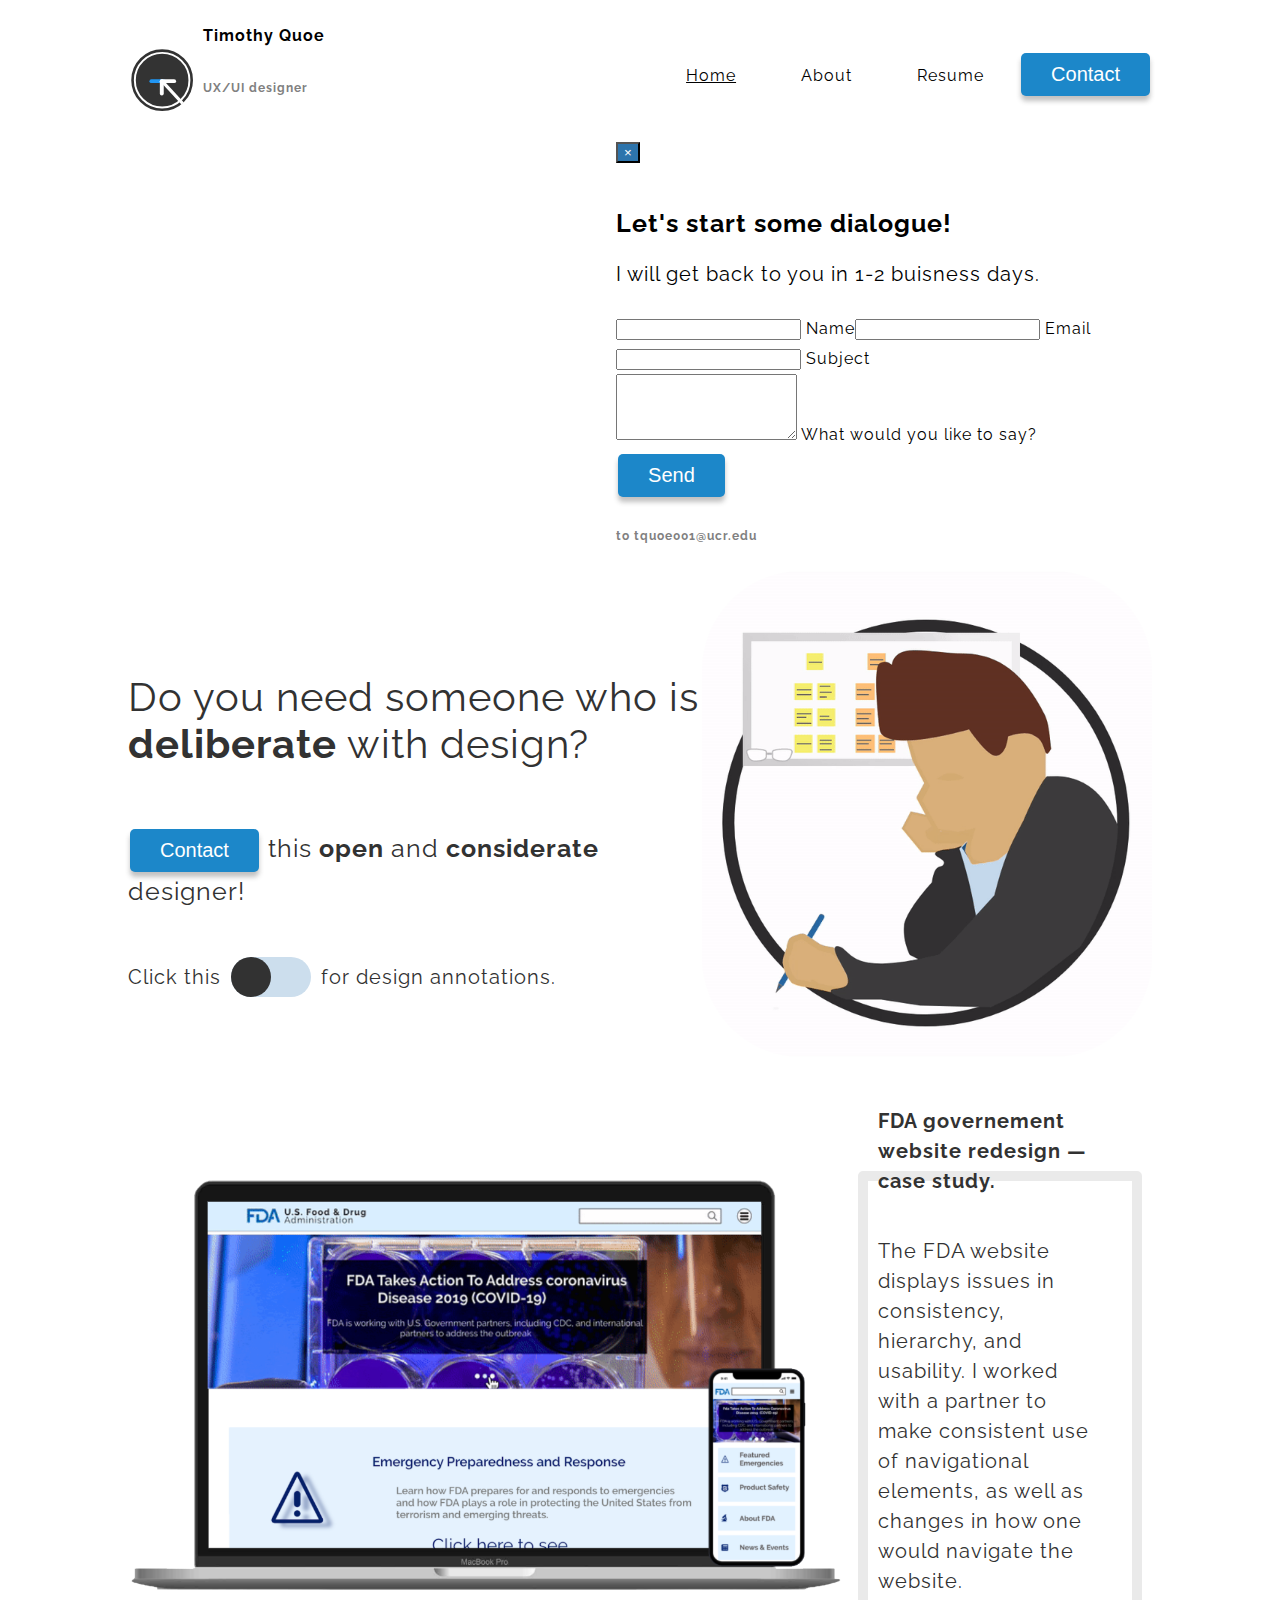
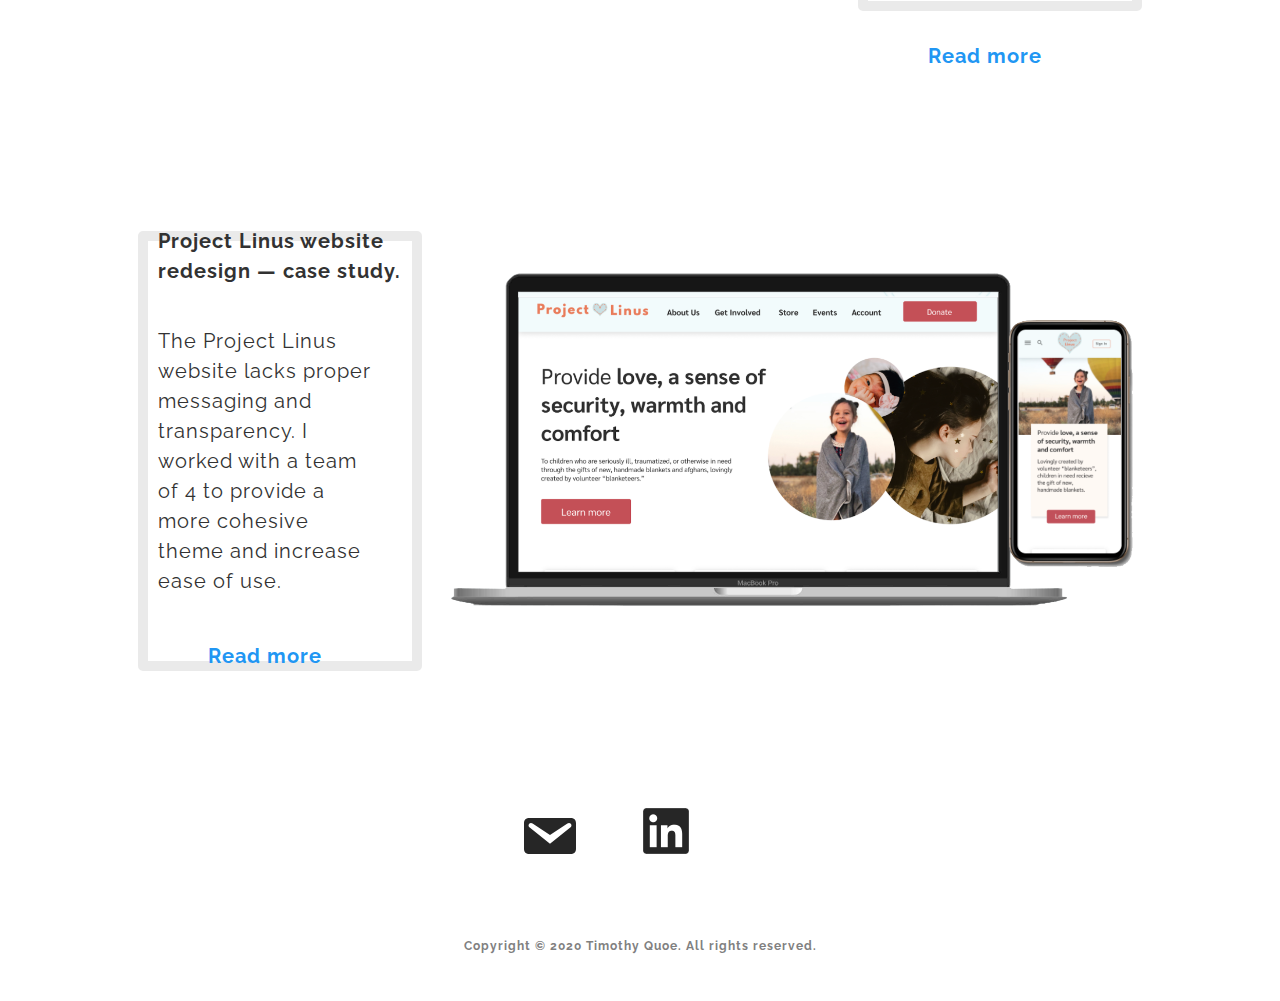
<file: index.html>
<!DOCTYPE HTML>
<html lang="en">

<head>

    <link rel="shortcut icon" href="images/logoV.4.svg" />
    <title>Timothy Quoe's portfolio page</title>

    <meta name="description" content="Portfolio page displaying Timothy Quoe's work">

    <link href="https://stackpath.bootstrapcdn.com/bootstrap/4.5.0/css/bootstrap.min.css" rel="stylesheet"
        integrity="sha384-9aIt2nRpC12Uk9gS9baDl411NQApFmC26EwAOH8WgZl5MYYxFfc+NcPb1dKGj7Sk" crossorigin="anonymous">

    <meta name="viewport" content="width=device-width, initial-scale=1" />

    <link href="https://fonts.googleapis.com/css2?family=Raleway&display=swap" rel="stylesheet">

    <link href="https://fonts.googleapis.com/css2?family=Raleway:wght@700&display=swap" rel="stylesheet">



    <link rel="stylesheet" type="text/css" href="css/style.css">

    <script src="https://ajax.googleapis.com/ajax/libs/jquery/3.5.1/jquery.min.js"></script>

        <!-- Hotjar Tracking Code for https://tquoe001.github.io/UX_UI_HW_20/ -->
<script>
    (function(h,o,t,j,a,r){
        h.hj=h.hj||function(){(h.hj.q=h.hj.q||[]).push(arguments)};
        h._hjSettings={hjid:1849734,hjsv:6};
        a=o.getElementsByTagName('head')[0];
        r=o.createElement('script');r.async=1;
        r.src=t+h._hjSettings.hjid+j+h._hjSettings.hjsv;
        a.appendChild(r);
    })(window,document,'https://static.hotjar.com/c/hotjar-','.js?sv=');
    
</script>

</head>

<body>

    <!---Use this to help create annotations: nest elements to target child3-->
    <!--
    <div class="test">
        Content_1
        <div class="test_child1">
            Content_2
            <div class="test_child2">
                Content_3
                <div class="test_child3">
                    Content_4
                </div>
            </div>
        </div>
    </div>
    -->
    <!---Use this to help create annotations-->




    <!--Navigation-->
    <header class="sticky">
        <nav class="layer_1">
            <div class="layer_2">
                <div class="layer_3">
                    <div class="layer_4_1">

                        <div id="logo_container">

                            <div>
                                <a href="index.html">
                                    <img src="images/logoV.3.svg" id="logo">
                                </a>
                            </div>

                            <div id="text_logo_container">
                                <h4 class="bold">Timothy Quoe</h4>
                                <h5 class="grey">UX/UI designer</h5>
                            </div>
                        </div>


                        <div class="layer_4_2 logo_annotation blink_me  off on">
                            The logo is placed in the top-left corner to create memorable branding, give easy access
                            to the homepage, and communicates the current website the user is on from a glance.

                            <br><br>
                            <a href="https://www.nngroup.com/articles/centered-logos/" class="citations">
                                World Leaders in Research-Based User Experience, K. W. (2016, July 10). Centered Logos
                                Hurt Website Navigation. Retrieved June 06, 2020, from
                                https://www.nngroup.com/articles/centered-logos/
                            </a>
                        </div>

                    </div>

                </div>

                <div class="layer_3">
                    <div class="layer_4_1">

                        <ul>
                            <li class="underline"><a href="index.html">Home</a></li>
                            <li><a href="about.html">About</a></li>
                            <li>Resume</li>
                            <button class="btn" type="button" data-toggle="modal" data-target="#myModal">Contact</button>

                        </ul>
                                    <!-- Modal -->
            <div class="modal fade" id="myModal" role="dialog">
                <div class="modal-dialog">
  
                  <!-- Modal content-->
                  <div class="modal-content modal-lg">
                    <div class="modal-header">

                        

                      <button type="button" class="close" data-dismiss="modal">&times;</button>
                      
                    </div>
                    <div class="modal-body">
                      <!--Section: Contact v.2-->


    <!--Section heading-->
    <h2 class="h1-responsive font-weight-bold">Let's start some dialogue!</h2>
    <!--Section description-->
    <p class="w-responsive mx-auto">I will get back to you in 1-2 buisness days.</p>

    <div class="row">

        <!--Grid column-->
        <div class="col-md-9 mb-md-0 mb-5">

            <form id="contact-form" name="contact-form" action="mail.php" method="POST">

                <!--Grid row-->
                <div class="row">

                    <!--Grid column-->
                    <div class="col-md-6">
                        <div class="md-form mb-0">
                            <input type="text" id="name" name="name" class="form-control" >
                            <label for="name" class="">Name</label>
                        </div>
                    </div>
                    <!--Grid column-->

                    <!--Grid column-->
                    <div class="col-md-6">
                        <div class="md-form mb-0">
                            <input type="text" id="email" name="email" class="form-control">
                            <label for="email" class="">Email</label>
                        </div>
                    </div>
                    <!--Grid column-->

                </div>
                <!--Grid row-->

                <!--Grid row-->
                <div class="row">
                    <div class="col-md-12">
                        <div class="md-form mb-0">
                            <input type="text" id="subject" name="subject" class="form-control">
                            <label for="subject" class="">Subject</label>
                        </div>
                    </div>
                </div>
                <!--Grid row-->

                <!--Grid row-->
                <div class="row">

                    <!--Grid column-->
                    <div class="col-md-12">

                        <div class="md-form">
                            <textarea type="text" id="message" name="message" rows="4" class="form-control md-textarea"></textarea>
                            <label for="message">What would you like to say?</label>
                        </div>

                    </div>
                </div>
                <!--Grid row-->

            </form>

            <div class="text-md-left">

                <button class="btn" type="button"><a onclick="validateForm();">Send</a></button>
                

                <h5 class="grey">to <span class="bold">tquoe001@ucr.edu</span></h5>
            </div>
            <div class="status"></div>
        </div>
        <!--Grid column-->

        <!--Grid column-->

    </div>


<!--Section: Contact v.2-->
                    </div>
                    
                  </div>
  
                </div>
              </div>

                        <div class="layer_4_2 nav_annotations blink_me off on">
                            A recognizable navigation pattern makes it easier for users to find what they need. It is
                            important to maintain the visibility of system status heuristic, thus the current page is
                            indicated by an underline.
                            <br><br>
                            <a href="https://uxmovement.com/navigation/5-common-design-mistakes-on-navigation-bar-buttons/"
                                class="citations"> UX Movement, A. (2018, March 26). 5 Common Design Mistakes on
                                Navigation Bar Buttons. Retrieved June 06, 2020, from
                                https://uxmovement.com/navigation/5-common-design-mistakes-on-navigation-bar-buttons/
                            </a>
                        </div>

                    </div>
                </div>
            </div>
        </nav>
    </header>

    <!--Main-->
    <!--Section 1-->
    <main>
        <section class="hero">


            <div class="hero_message_container">

                <div class="layer_3">

                    <div class="layer_4_1">
                        

                        <h1 id="hero_main_message">Do you need someone who is <span class="bold">deliberate</span> with
                            design?</h1>
    
    
                        <h2 id="hero_second_message"><button class="btn" type="button" data-toggle="modal" data-target="#myModal">Contact</button> this <span
                                class="bold">open</span> and <span class="bold">considerate</span> designer!</h2>


                        <div class="layer_4_2 title_annotations blink_me  off on">

                            Main-copy and sub-copy are seperated by  a clear hierarchy.<br></br> Use of different font weights aid in creating hierarchy, as well as highlight key words to make them easier to parse. 

                        </div>

                    </div>

                    


                </div>
                <!--toggle-->
                <div class="layer_3">
                    <div class="layer_4_1">
                        <div class="toggle_box">
                            
                            <div class="click_directions">
                                <p>Click this<p> <label class="switch round">
                                    <input type="checkbox" id="annotation_toggle" name="annotation_toggle"
                                        value="checked">
                                    <span class="slider"></span>
                                </label> <p>for design annotations.</p>
                            </div>
                        </div>

                        <div>
                            <p class="layer_4_2 bold">Hover above a grey bracket to see each design decision!
                            </p>
                        </div>


                        <div class="layer_4_2 blink_me toggle_annotations off on">

                            <div>
                                The annotation toggle is used here as the secondary call to action. As a designer, one
                                needs to
                                communicate design decisions. I wanted to emphasize that importance in my design
                                process and give a sneak peak under the hood of the website!
                                <br>
                                <br>
                                The toggle is used to switch between the two different states:
                                <br>
                                <br>
                                1.) The minimalistic default state.
                                <br>
                                <br>
                                2.) The information rich annotated state.</div>
                        </div>

                    </div>




                    <div class="mobile_only">
                        <p>**Want to see what it does? Vist on a desktop or tablet to see!</p>
                    </div>

                </div>

                <!--toggle-->
            </div>


            <div class="photo_thoughts layer_3">

                <div class="layer_4_1"></div>
                <img id="main_photo" src="images/home_pic.gif">

                <div class="layer_4_2">"I see you want to watch how I work"</div>
                

            </div>





        </section>
        <!--Section 2-->
        <section>

            <div class="layer_3">

                <div class="layer_4_1">
                    <div class="layer_4_2 blink_me fold_annotations on off">
                        Information is cut off at the fold to signal that there is more below the fold. This breaks the illusion of completeness and signifies scroll affordability.<br><br><a class="citations" href="https://www.nngroup.com/articles/illusion-of-completeness/#:~:text=Ensure%20Your%20Pages%20Communicate%20Continuation,vast%20white%20spaces%20between%20content.">Flaherty, K. (2016, January 17). The Illusion of Completeness: What It Is and How to Avoid It. Retrieved June 12, 2020, from https://www.nngroup.com/articles/illusion-of-completeness/</a>
                    </div>
                </div>
            </div>

            <div class="container">

                <div>
                    <a href="caseStudy_FDA.html"><img class="link img_display" src="images/FDA.png"></a>
                </div>
                



                <div class="summary border_summary">
                    <h3 class="bold">FDA governement website redesign — case study.
                    </h3>
                    <p>
                        The FDA website displays issues in consistency, hierarchy, and usability. I worked with a
                        partner to
                        make consistent use of navigational elements, as well as changes in how one would navigate the
                        website.
                    </p>
                    <p class="link">
                        <a href="caseStudy_FDA.html">Read more</a>
                    </p>

                </div>
            </div>


            <div class="container reverse">

                <div class="summary border_summary">
                    <h3 class="bold">Project Linus website redesign — case study.
                    </h3>
                    <p>
                        The Project Linus website lacks proper messaging and transparency. I worked with a team of 4 to
                        provide
                        a more cohesive theme and increase ease of use.
                    </p>
                    <p class="link">
                        <a href="caseStudy_Projectlinus.html">Read more</a>
                    </p>

                </div>

                <div class="layer_3">
                    <div class="layer_4_1">

                        <div class="layer_4_2 display_annotations blink_me off on">
                            A large image display of a high fidelity mock up is given as a preview of the project. It is placed alongside a summary of the project to give context. One needs to make content digestable. Consider and empathize with who will be using your website or products. I know I will.<br><br><a class="citations" href="https://www.invisionapp.com/inside-design/hiring-for-ux-positions/">Maccrarone, D., &amp; Doody, S. (2016, July 11). The UX of hiring for UX positions: Inside Design Blog. Retrieved June 12, 2020, from https://www.invisionapp.com/inside-design/hiring-for-ux-positions/</a>
                        </div>
                        <a href="caseStudy_Projectlinus.html"><img class="link img_display" src="images/project_linus.png"></a>
                    </div>

                </div>

            </div>

            </div>
        </section>


        <!--Footer-->
        <div class="layer_3">
            <div class="layer_4_1">

                <div class="layer_4_2 blink_me footer_annotation off on">
                    During testing a prototype of this portolio page, users expected to find contact links in
                    the footer. This design choice is common and can be seen on other websites. <br><br>
                    <a class="citations" href="https://www.nngroup.com/articles/footers/">World Leaders in
                        Research-Based User Experience, T. F. (2019, February 24). Web Page Footers 101: Design Patterns
                        and When to Use Each. Retrieved June 06, 2020, from
                        https://www.nngroup.com/articles/footers/</a>

                </div>

            </div>
        </div>

    </main>

    <footer>



        <div class="footer_container">
        <img class="icon link" src="images/icons/email.svg" data-toggle="modal" data-target="#myModal">
        <div>
            <a href="https://www.linkedin.com/in/timothy-quoe"><img class=" link linkedin"
                    src="images/icons/linkedin.png"></a>
        </div>
    </div>

        <div id="copyright_bottom"><h5>Copyright © 2020 Timothy Quoe. All rights reserved.</h5></div>


    </footer>
    
    

    <script src="https://code.jquery.com/jquery-3.3.1.slim.min.js"
        integrity="sha384-q8i/X+965DzO0rT7abK41JStQIAqVgRVzpbzo5smXKp4YfRvH+8abtTE1Pi6jizo"
        crossorigin="anonymous"></script>
    <script src="https://cdnjs.cloudflare.com/ajax/libs/popper.js/1.14.7/umd/popper.min.js"
        integrity="sha384-UO2eT0CpHqdSJQ6hJty5KVphtPhzWj9WO1clHTMGa3JDZwrnQq4sF86dIHNDz0W1"
        crossorigin="anonymous"></script>
    <script src="https://stackpath.bootstrapcdn.com/bootstrap/4.3.1/js/bootstrap.min.js"
        integrity="sha384-JjSmVgyd0p3pXB1rRibZUAYoIIy6OrQ6VrjIEaFf/nJGzIxFDsf4x0xIM+B07jRM"
        crossorigin="anonymous"></script>



    <script src="https://code.jquery.com/jquery-3.4.1.js"></script>
    <script src="js/index.js"></script>

    <!--Analytics-->
    <!-- Global site tag (gtag.js) - Google Analytics -->
<script async src="https://www.googletagmanager.com/gtag/js?id=UA-168994806-1"></script>
<script>
  window.dataLayer = window.dataLayer || [];
  function gtag(){dataLayer.push(arguments);}
  gtag('js', new Date());

  gtag('config', 'UA-168994806-1');
</script>


</body>




</html>
</file>
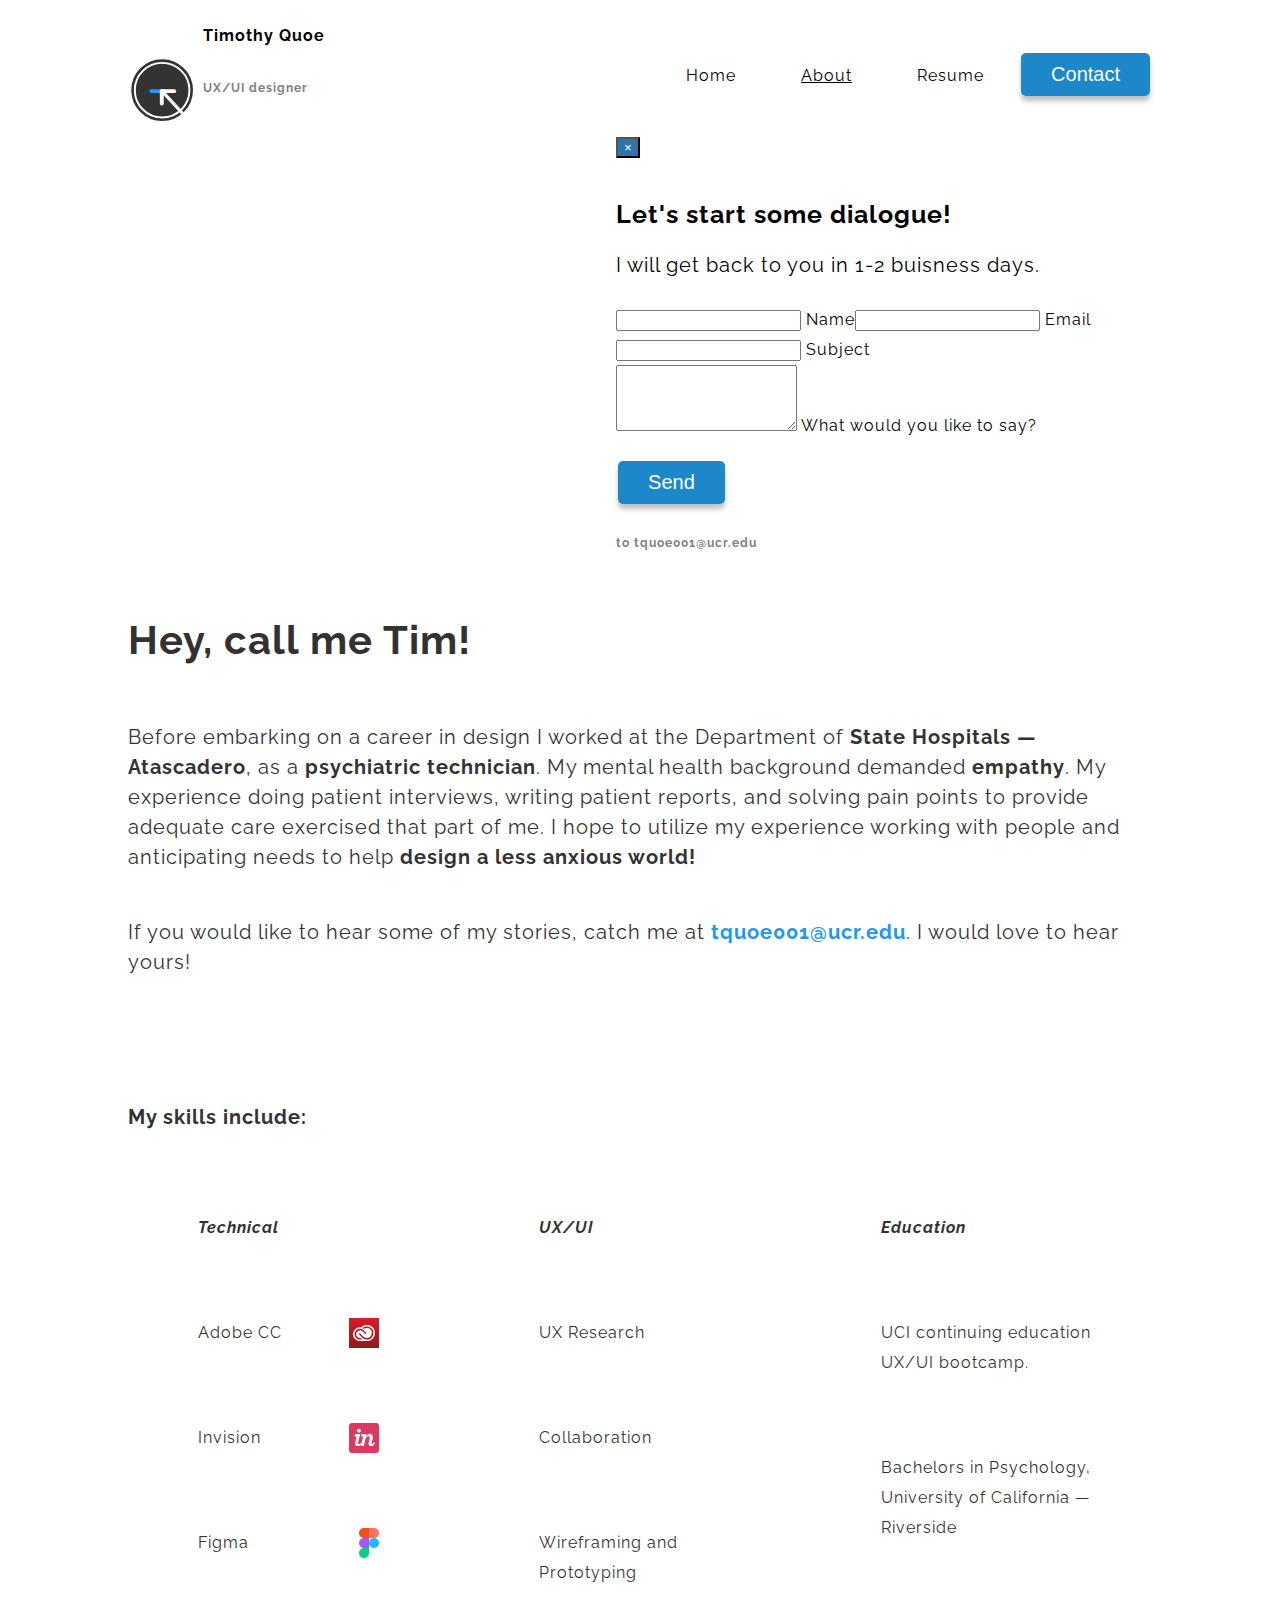
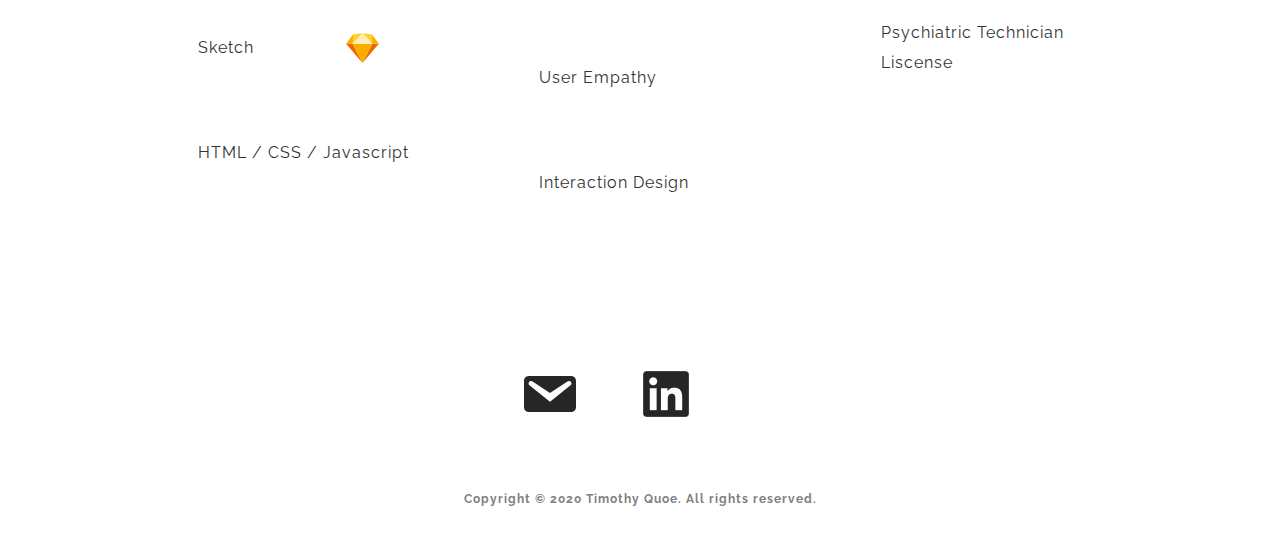
<file: about.html>
<script src="js/index.js"></script>

<html>

<head>
    <title>Timothy Quoe's portfolio page</title>

    <meta name="description" content="About Timothy Quoe's career and life pivots">

  <link rel="shortcut icon" href="images/logoV.4.svg" />

    <meta name="viewport" content="width=device-width, initial-scale=1" /> 

    <link href="https://stackpath.bootstrapcdn.com/bootstrap/4.5.0/css/bootstrap.min.css" rel="stylesheet" integrity="sha384-9aIt2nRpC12Uk9gS9baDl411NQApFmC26EwAOH8WgZl5MYYxFfc+NcPb1dKGj7Sk" crossorigin="anonymous">

    <link href="https://fonts.googleapis.com/css2?family=Raleway&display=swap" rel="stylesheet">

    <link href="https://fonts.googleapis.com/css2?family=Raleway:wght@700&display=swap" rel="stylesheet">



    <link rel="stylesheet" type="text/css" href="css/style.css">

        <!-- Hotjar Tracking Code for https://tquoe001.github.io/UX_UI_HW_20/ -->
<script>
    (function(h,o,t,j,a,r){
        h.hj=h.hj||function(){(h.hj.q=h.hj.q||[]).push(arguments)};
        h._hjSettings={hjid:1849734,hjsv:6};
        a=o.getElementsByTagName('head')[0];
        r=o.createElement('script');r.async=1;
        r.src=t+h._hjSettings.hjid+j+h._hjSettings.hjsv;
        a.appendChild(r);
    })(window,document,'https://static.hotjar.com/c/hotjar-','.js?sv=');
</script>

    
</head>

<body>
    <!--Header-->
    
  <!--Navigation-->
  <header class="sticky">
    <nav class="layer_1">
        <div class="layer_2">
            <div class="layer_3">
                <div class="layer_4_1">

                    <div id="logo_container">

                        <div>
                            <a href="index.html">
                                <img src="images/logoV.3.svg" id="logo">
                            </a>
                        </div>

                        <div id="text_logo_container">
                            <h4 class="bold">Timothy Quoe</h4>
                            <h5 class="grey">UX/UI designer</h5>
                        </div>
                    </div>


                    <div class="layer_4_2 logo_annotation  off on">
                        The logo is placed in the top-left corner to create memorable branding, give easy access
                        to the homepage, and communicates the current website the user is on from a glance.

                        <br><br>
                        <a href="https://www.nngroup.com/articles/centered-logos/" class="citations">
                            World Leaders in Research-Based User Experience, K. W. (2016, July 10). Centered Logos
                            Hurt Website Navigation. Retrieved June 06, 2020, from
                            https://www.nngroup.com/articles/centered-logos/
                        </a>
                    </div>

                </div>

            </div>

            <div class="layer_3">
                <div class="layer_4_1">

                    <ul>
                        <li><a href="index.html">Home</a></li>
                        <li class="underline"><a href="about.html">About</a></li>
                        <li>Resume</li>
                        <button class="btn" type="button" data-toggle="modal" data-target="#myModal">Contact</button>

                    </ul>
                                <!-- Modal -->
        <div class="modal fade" id="myModal" role="dialog">
            <div class="modal-dialog">

              <!-- Modal content-->
              <div class="modal-content modal-lg">
                <div class="modal-header">

                    

                  <button type="button" class="close" data-dismiss="modal">&times;</button>
                  
                </div>
                <div class="modal-body">
                  <!--Section: Contact v.2-->


<!--Section heading-->
<h2 class="h1-responsive font-weight-bold">Let's start some dialogue!</h2>
<!--Section description-->
<p class="w-responsive mx-auto">I will get back to you in 1-2 buisness days.</p>

<div class="row">

    <!--Grid column-->
    <div class="col-md-9 mb-md-0 mb-5">

        <form id="contact-form" name="contact-form" action="mail.php" method="POST">

            <!--Grid row-->
            <div class="row">

                <!--Grid column-->
                <div class="col-md-6">
                    <div class="md-form mb-0">
                        <input type="text" id="name" name="name" class="form-control" >
                        <label for="name" class="">Name</label>
                    </div>
                </div>
                <!--Grid column-->

                <!--Grid column-->
                <div class="col-md-6">
                    <div class="md-form mb-0">
                        <input type="text" id="email" name="email" class="form-control">
                        <label for="email" class="">Email</label>
                    </div>
                </div>
                <!--Grid column-->

            </div>
            <!--Grid row-->

            <!--Grid row-->
            <div class="row">
                <div class="col-md-12">
                    <div class="md-form mb-0">
                        <input type="text" id="subject" name="subject" class="form-control">
                        <label for="subject" class="">Subject</label>
                    </div>
                </div>
            </div>
            <!--Grid row-->

            <!--Grid row-->
            <div class="row">

                <!--Grid column-->
                <div class="col-md-12">

                    <div class="md-form">
                        <textarea type="text" id="message" name="message" rows="4" class="form-control md-textarea"></textarea>
                        <label for="message">What would you like to say?</label>
                    </div>

                </div>
            </div>
            <!--Grid row-->

        </form>

        <div class="text-md-left">

            <button class="btn" type="button"><a onclick="validateForm();">Send</a></button>
            

            <h5 class="grey">to <span class="bold">tquoe001@ucr.edu</span></h5>
        </div>
        <div class="status"></div>
    </div>
    <!--Grid column-->

    <!--Grid column-->

</div>


<!--Section: Contact v.2-->
                </div>
                
              </div>

            </div>
          </div>

                    <div class="layer_4_2 nav_annotations off on">
                        A recognizable navigation pattern makes it easier for users to find what they need. It is
                        important to maintain the visibility of system status heuristic, thus the current page is
                        indicated by an underline.
                        <br><br>
                        <a href="https://uxmovement.com/navigation/5-common-design-mistakes-on-navigation-bar-buttons/"
                            class="citations"> UX Movement, A. (2018, March 26). 5 Common Design Mistakes on
                            Navigation Bar Buttons. Retrieved June 06, 2020, from
                            https://uxmovement.com/navigation/5-common-design-mistakes-on-navigation-bar-buttons/
                        </a>
                    </div>

                </div>
            </div>
        </div>
    </nav>
</header>
    

    <!--Main-->
    <!--Section 1-->

    <main>
    <!--Section 2-->
    <section>
        <div class="about_hero">


            <h1 class="bold">Hey, call me Tim!</h1>

           

            <p>Before embarking on a career in design I worked at the Department of <span class="bold">State Hospitals —
                    Atascadero</span>, as a <span class="bold">psychiatric technician</span>. My mental health
                background demanded <span class="bold">empathy</span>. My experience doing patient interviews, writing
                patient reports, and solving pain points to provide adequate care exercised that part of me. I hope to
                utilize my experience working with people and anticipating needs to help
                <span class="bold">design a less anxious world!</span> </p>
            <p>If you would like to hear some of my stories, catch me at <span class="link" data-toggle="modal" data-target="#myModal">tquoe001@ucr.edu</span>.
                I would love to hear yours!</p>
        </div>
        </div>
        
    </section>

    
    <!---section 3--->
    <section class="margin_bottom">
        <h3 class="bold">My skills include:</h3>
        <div class="grid">
            <div>
                <ul>
                    <li class="bold italics">Technical</li>
                    <li>Adobe CC<img class="icon_about" src="images/icons/adobe-creative-cloud-cc.svg"></li>
                    <li>Invision<img class="icon_about" src="images/icons/invision.svg"></li>
                    <li>Figma<img class="icon_about" src="images/icons/figma-1.svg"></li>
                    <li>Sketch<img class="icon_about" src="images/icons/sketch-2.svg"></li>
                    <li>HTML / CSS / Javascript</li>
                </ul>
            </div>


            <div>
                <ul>
                    <li class="bold italics">UX/UI</li>
                    <li>UX Research</li>
                    <li>Collaboration</li>
                    <li>Wireframing and Prototyping</li>
                    <li>User Empathy</li>
                    <li>Interaction Design</li>
            </div>

            <div>
                <ul>
                    <li class="bold italics">Education</li>
                    <li>UCI continuing education UX/UI bootcamp.</li>
                    <li>Bachelors in Psychology, University of California — Riverside</li>
                    <li>Psychiatric Technician Liscense</li>
                </ul>
            </div>

        </div>
    </section>

</main>


    <!--Footer-->
    <footer>



        <div class="footer_container">
        <img class="icon link" src="images/icons/email.svg" data-toggle="modal" data-target="#myModal">
        <div>
            <a href="https://www.linkedin.com/in/timothy-quoe"><img class=" link linkedin"
                    src="images/icons/linkedin.png"></a>
        </div>
    </div>

        <div id="copyright_bottom"><h5>Copyright © 2020 Timothy Quoe. All rights reserved.</h5></div>


    </footer>

<script src="https://code.jquery.com/jquery-3.3.1.slim.min.js" integrity="sha384-q8i/X+965DzO0rT7abK41JStQIAqVgRVzpbzo5smXKp4YfRvH+8abtTE1Pi6jizo" crossorigin="anonymous"></script>
    <script src="https://cdnjs.cloudflare.com/ajax/libs/popper.js/1.14.7/umd/popper.min.js" integrity="sha384-UO2eT0CpHqdSJQ6hJty5KVphtPhzWj9WO1clHTMGa3JDZwrnQq4sF86dIHNDz0W1" crossorigin="anonymous"></script>
    <script src="https://stackpath.bootstrapcdn.com/bootstrap/4.3.1/js/bootstrap.min.js" integrity="sha384-JjSmVgyd0p3pXB1rRibZUAYoIIy6OrQ6VrjIEaFf/nJGzIxFDsf4x0xIM+B07jRM" crossorigin="anonymous"></script>
    
    <!--Analytics-->
    <!-- Global site tag (gtag.js) - Google Analytics -->
    <script async src="https://www.googletagmanager.com/gtag/js?id=UA-168994806-1"></script>
    <script>
      window.dataLayer = window.dataLayer || [];
      function gtag(){dataLayer.push(arguments);}
      gtag('js', new Date());
    
      gtag('config', 'UA-168994806-1');
    </script>



</body>




</html>
</file>
<file: css/style.css>
/*  Test   place for annotations */

/*
.test {
  display: flex;
  width: 100%;
}

.test_child3{
  position: absolute;
  top: 25px;
  left: 25px;
  border: 1px solid red;
  z-index: 10000000;
}

.test_child2{
  position: relative;
  
}

.test_child1{
  display: flex;
  justify-content: center;
  align-items: center;
}

*/
/*  Test   */


/* annotations code */

.layer_1 {
  width: 100%;

}

.layer_2 {
  display: flex;
  width: 100%;
  justify-content: space-between;

}

.layer_3 {
  position: relative;

}



.off {
  display: none;
}


.layer_4_2 {
  display: none;
  font-weight: bold;
  line-height: 30px;
}

/* blinks layer 4_2*/
.blink_me {
  animation: blinker 1s linear 1;
}

@keyframes blinker {
  50% {
    opacity: 20%;
  }
}


.on {

  display: inline;
  position: absolute;
  z-index: 10;
  border-radius: 5px;
  
  background-color: none;
  font-size: 0;
  border: 5px solid rgb(200, 200, 200);
  border-top: none;
  transition: box-shadow, .5s;
  transition: font-size, 1s;
  transition: background-color, 1s;
  transition: border-top, .5s;
  transition: border, .5s;
  transition: color, .5s;
  transition: width, .5s;
 
}


.on:hover {
  
  font-size: medium;
  border: 10px solid #3D82C2;
  background-color: #3D82C2;
  color: white;
  z-index: 100;
  box-shadow: 5px 5px rgb(50, 50, 50, 10%);

} 



.logo_annotation {
  
  height: 20%;
  width: 100%;
}

.logo_annotation:hover {
  width: 250%;
  height: 250%;
}

.nav_annotations {
  width: 100%;
  left: 10%;
  height: 15%;
  top: 100px;
}

.toggle_annotations {
  display: inline-block;
  height: 20%;
  width: 50%
}
.citations {
  
  font-weight: lighter;
  display: inline;
}

.citations:hover {
  color: rgb(245, 245, 245);
}



.title_annotations {
  height: 80%;
  width: 5%;
  top: 10%;
  right: 0;
  border: 5px solid rgb(200, 200, 200);
  border-left: none;

}

.title_annotations:hover {
  height: 105%;
  width: 50%;
}


.top {
  height: 20%;
  top: 40%;
  right: -15%;
}

.fold_annotations {
  
  border: 5px solid rgb(200, 200, 200);
  border-bottom: none;
  
  top: 80px;
  width: 670px;
  
  
}

.display_annotations{
  border: 5px solid rgb(200, 200, 200);
  border-bottom: none;
  
  top: -100px;
  width: 100%;
}




.footer_annotation {
  
  width: 500px;
  height: 50px;
  border: 5px solid rgb(200, 200, 200);
  border-bottom: none;
  top: -100px;
  left: 2%;
}

.read_more {
  width: 10%;
}

.footer_annotation:hover {
  width: 50%;
  height: 200px;
}

.read_more:hover {
  width: 30%;
}

.img_annotation {
 width: 32%;
}

.img_annotation:hover {
  width: 40%;
}

.nav_annotations:hover {
  width: 100%;
  height: 250%;
}



.toggle_annotations:hover {
  height: 250%;
  width: 90%;
}


.off {
  display: none;
}
/*body stuff*/


/*utility */

body {
  font-family: "Raleway", sans-serif;
  min-width: 300px;
  letter-spacing: 1px;
  line-height: 30px;
  color: rgb(50, 50, 50);
  margin: 0 auto;
  padding: 0 auto;
  

}

a {
  text-decoration: none;
  color: inherit;
  display: inherit;
}

a:hover {
  text-decoration: none;
  cursor: pointer;
  opacity: 90%;
  
}

a:active {
  opacity: 50%;
}

#myBtn{
  background-color: transparent
   !important;
  color: white;
  height: 75px;
  padding: 0 !important;
  transition: all 1s;
}

#to_top_img {
  height: 100%;
  background-color: none;
}

button {
  background-color: #2D74AC;
  color: white;
  
}

.red {
  color: #B4575C;
}

/*p tag*/
p {
  padding-bottom: 5px;

}

.click_directions {
  display: flex;
  flex-direction: row;
  align-items: center;
}

.underline a{
  text-decoration: underline;
}

.red {
  color: #B4575C;
}

/* navigation */

#logo_container{
  display: flex;
  align-items: flex-end;
  
}

#logo {
  width: 65px;
  transition: opacity .4s ;
  padding-top: 10px;;
}

#logo:hover {
  opacity: 75% ;

}

#text_logo_container {
  padding-left: 10px;
}

.grey {
  color: grey
}

header {
  padding-left: 10%;
  padding-right: 10%;

}

nav {
  color: black;
  display: flex;
  flex-direction: row;
}


 nav li {
  display: inline-block;
  padding: 30px;
  padding-top: 45px;
}

/* hero section */
.hero {
  display: flex;
  line-height: normal;
  flex-direction: row;
  font-weight: normal;
  justify-content: space-between;
  align-items: center;

  
}

 h1 {
  font-size: 40px;
  padding-top: 2%;
  padding-bottom: 2%;
}

h3 {
  font-size: 20px;
  margin-top: 20px;
  margin-bottom: 20px;
  
}

h2 {
  padding-top: 20px;
  padding-bottom: 20px;
  font-size: 25px;
}

h4 {
  font-size: 16px
}

h5 {
  font-size: 12px;
}

#hero_main_message {
  font-weight: normal;
  
}

#hero_second_message {
  font-weight: normal;
  
}

.hero_message_container {
  display: flex;
  flex-direction: column;
  max-width: 700px;
  
}

#main_photo {
 width: 50vh;
 border-radius: 100px;
 transition: all 1s;
}





.quote {
  display: absolute;
  z-index: 1;
  top: -30px;
}


.toggle_box {
  display: flex;
  justify-content: start;
  align-items: center;
  margin-top: 30px;

}

.toggle_box p {
  padding: 0;
  margin: 0;
}

.mobile_only {
  display: none;
  color: red;
  width: 75%;
}

#copyright_bottom {
  display: flex;
  justify-content: center;
  color: grey;
  padding: 20px;
}


/* toggle */
/* The switch - the box around the slider */
.switch {
  position: relative;
  display: inline-block;
  width: 80px;
  height: 40px;
  margin-right: 10px;
  margin-left: 10px;
}

/* Hide default HTML checkbox */
.switch input {
  opacity: 0;
  width: 0;
  height: 0;
}

/* The slider */
.slider {
  position: absolute;
  cursor: pointer;
  top: 0;
  left: 0;
  right: 0;
  bottom: 0;
  background-color: #ccdeed;
  -webkit-transition: 0.4s;
  transition: 0.4s;
  border-radius: 50px;
}

.slider:before {
  position: absolute;
  content: "";
  height: 40px;
  width: 40px;
  border-radius: 50px;

  background-color: rgb(50, 50, 50);
  -webkit-transition: 0.4s;
  transition: 0.4s;
}

input:checked + .slider {
  background-color: #2196f3;
}

input:focus + .slider {
  box-shadow: 0 0 5px #2196f3;
}

input:hover + .slider {
  box-shadow: 0 0 5px #2196f3;
  opacity: 75%;
}

input:checked + .slider:before {
  -webkit-transform: translateX(40px);
  -ms-transform: translateX(40px);
  transform: translateX(40px);
}

/* case study stuff */


.design_mobile {
  width: 50%;
  display: flex;
  margin: 0 auto;
  padding-top: 5%;
}

.img_display {
  width: 80vh;
  transition: opacity .4s;
}

.img_display:hover {
  opacity: 75%;
}




.link {
  color: #2196f3;
  font-weight: bold;
  font-size: 20px;
}

.link:hover {
  text-decoration: none;
  cursor: pointer;
  color: #1956d8;
  transition: opacity .4s;
  opacity: 70%;
  
}

.link:active {

  opacity: 50%;

}



.summary {
  display: flex;
  flex-direction: column;
  width: 400px;
  height: 400px;
  justify-content: center;
  align-items: center;
  
}

.border_summary {
  border: rgb(50, 50, 50, .10) solid 10px;
  border-radius: 5px;
  margin: 10px;
  display: flex;
  flex-direction: column;
  justify-content: center;
  align-items: center;
  padding: 10px;

}

.border_left {
  border: rgb(50, 50, 50, .10) solid 10px;
  border-radius: 5px;
  margin: 10px;
  padding-left: 50px;
  padding-top: 50px;
  padding-bottom: 50px;
  
  
}


/* footer stuff */

footer {
  display: flex;
  flex-direction: column;
  justify-content: center;
  align-items: center;
  
}

.footer_container {
  display: flex;
  justify-content: center;
  align-items: center;
}

.btn {
  
  background-color: #1c87c9;
  border: none;
  color: white;
  padding: 10px 30px;
  text-align: center;
  text-decoration: none;
  display: inline-block;
  font-size: 20px;
  margin: 4px 2px;
  cursor: pointer;
  border-radius: 5px;
  transition: all .5s;
  box-shadow: 0px 5px 5px rgb(50, 50, 50, 0.3);
}

.btn:hover {
  opacity: 70%;
}

.btn:active {
  box-shadow: 0;
}



.linkedin {
  padding-left: 40px;
  padding-right: 40px;
  transition: opacity .4s;
  height: 100px;
}

.linkedin:hover {
  opacity: 75%;
}

.container_footer {
  display: flex;
  align-items: center;
}

.bold {
  font-weight: bold;
}

/* about pages */

.margin_bottom li {
  display: inline-block;
  padding: 30px;
  padding-top: 45px;
}

.about_hero {
  display: flex;
  flex-direction: column;

}

.about {
  display: flex;
  justify-content: auto;
  width: 100%;
}

#about_photo {
  width: 20vh;
  margin: 0 auto;
  

}

.center {
  margin: 0 auto;
  text-align: center;

}

.margin_bottom {
  margin-top: 100px;
  margin-bottom: 100px;
}

.italics {
  font-style: italic;
}

.grid{
  display: grid;
  grid-template-columns: 1fr 1fr 1fr;
}

.grid div ul {
  list-style-position: inside; 

  float: none;
}

.grid div ul li{
  display: list-item;
  margin: 0;
  list-style-type: none;
}

.card {
  display: flex;
  flex-direction: column;
  justify-content: flex-start;
  align-items: center;
}

.icon_about {
  height: 30px;
  float: right;
  padding-right: 25%;

}

.icon {
  height: 4vh;
}


/* case study pages */

h2 {   
  padding-top: 20px;
  padding-bottom: 0px;
}

section {
  padding-right: 10%;
  padding-left: 10%;
}

.red {
  color: #B4575C;
}

p {
  font-size: 20px;
  padding-right: 30px;
  padding-bottom: 5px;
}



/*scroll to top button*/

#myBtn {
  position: fixed; /* Fixed/sticky position */
  bottom: 20px; /* Place the button at the bottom of the page */
  right: 30px; /* Place the button 30px from the right */
  z-index: 99; /* Make sure it does not overlap */
  border: none; /* Remove borders */
  outline: none; /* Remove outline */
  background-color: black; /* Set a background color */
  color: white; /* Text color */
  cursor: pointer; /* Add a mouse pointer on hover */
  padding: 2%; /* Some padding */
  border-radius: 5px; /* Rounded corners */
  font-size: 20px; /* Increase font size */
}

#myBtn:hover {
  opacity: 75%;
}

/* introduction */


#title {
    display: flex;
    width: 60%;
    margin: 0 auto;
    
}

#laptopView {
    width: 60%;
    margin: 0 auto;
}
#figma_invision {
  width: 10%;
  padding-bottom: 10px;
}
.row {
    display: flex;
    flex-direction: row;
    align-items: flex-end;
    justify-content: space-between;
}



#face_photos {
    width: 40%;
}

.jumbotron {
    background-color: white;
    margin: 0 !important;

}

.image_affinity {
    width: 45%;
    padding-top: 5%;
    padding-bottom: 5%;
}

.image_affinity_insights {
  display: flex;
  width: 300px;
  margin: 0 auto;
  
}

.image_affinity_arrow {
    width: 10%;
}

.row_affinity {
    display: flex;
    align-items: center;
}

.full {
    width: 100%;
}

.container {
    display: flex;
    justify-content: center;
    align-items: center;
    margin: none !important;
    padding: 0;
    padding-top: 100px;
    padding-bottom: 100px;
}

.card_intro {
    padding: 10%;
}

/* research */

#bargraph_1_img {
    display: flex;
    margin: 0 auto;
    width: 70%;
}

#usability_issues_img {

  display: flex;
    margin: 0 auto;
    width: 100%;
    padding-top: 5%;
  padding-bottom: 5%;

}

/*problem statement*/

#persona_img {

  display: flex;
  margin: 0 auto;
  width: 50vh;

}

#journey_map_img {
  display: flex;
  margin: 0 auto;
  width: 80vh;
  
  padding-top: 5%;
  padding-bottom: 5%;
}

#inforamtion_arcitecture {
  width: 100%;
  padding-top: 5%;
  padding-bottom: 5%;
}

#nomenclature_change {
  display: flex;
  margin: 0 auto;
  width: 50vh;
  padding-top: 5%;
  padding-bottom: 5%;
}

#wireframes_low {
  width: 100%;

  padding-top: 5%;
  padding-bottom: 5%;
}
.painpoint {
  width: 100%;
}
#logo_change {
  display: flex;
  margin: 0 auto;
  width: 50vh;
  padding-top: 5%;
  padding-bottom: 5%;
}

.insight_img {
  width: 20vh;
}



#iterations_1 {
  display: flex;
  margin: 0 auto;
  width: 100%;
  padding-top: 5%;
  padding-bottom: 5%;
}

#iterations_2 {
  display: flex;
  margin: 0 auto;
  width: 100%;
  padding-top: 5%;
  padding-bottom: 5%;
}

#moodboard {
  display: flex;
  margin: 0 auto;
  width: 100%;
  padding-top: 5%;
  padding-bottom: 5%;
}

.casestudy_img {
  display: flex;
  margin: 0 auto;
  width: 100%;
  padding-top: 5%;
  padding-bottom: 5%;
}

.casestudy_img_flow {
  display: flex;
  margin: 0 auto;
  width: 50%;
  padding-top: 5%;
  padding-bottom: 5%;
}

#pressed_button {
  display: flex;
  width: 250px;
  padding-top: 5%;
  padding-bottom: 5%;
  margin: 0 auto;
}



/* prototype */


.prototype_container {

  background-color: #F1F1F1;
  width: 100%;
  padding-left: 10%;
  padding-right: 10%;
  
}

.case_study_images {
  width: 300px;
  padding: 10px;
}

.case_study_container {
  display: block;
  
}

.bottom_section {
  padding-top: 10%;
  padding-bottom: 10%;
}




/*Makes this responsive*/
@media only screen and (max-device-width: 1100px) {
  
  #about_photo {
    margin-top: 50px;
    margin-bottom: 50px;
    width: 100%;
}
  
  .hero {
    flex-direction: column;
    justify-content: center;
    align-items: center;
  }

  .tab_top {
    flex-direction: column-reverse;
  }
  .about {
    flex-direction: column;
    align-items: center;
    
  }

  .layer_2 {
    justify-content: center;
  }

  .container {
    display: flex;
    flex-direction: column;
  }

  .reverse {
    flex-direction: column-reverse;
  }
  

/* case study stuff */
  #journeyMap {
    width: 100%;
  }
  
}

#prototype {
  transition: all .4s;
}

#wireframes {
  transition: all .4s;
}

#problemstatement {
  transition: all .4s;
}

#research {
  transition: all .4s;
}

html {
  scroll-behavior: smooth;
}



@media only screen and (max-device-width: 768px) {

  header {
    padding: 0;
    margin: 0;
  }

  nav {
    padding:0;
    margin: 0;
  }

  footer {
    width: 100%;
    flex-direction: column;
    
  }

  #face_photos {
    display: none;
  }

  #persona_img{
    width: 100%!important;
  }

  #journey_map_img {

    width: 100% !important;

  }
  
  #nomenclature_change {

    width: 100%!important;
  }

  #logo_change {

    width: 100%!important;
  }

  .insight_img {
    width: 100%!important;

  }

  nav li {
    padding-right: 10px;
    padding-left: 10px;
  }

    section {
      padding: 2%;
    }

}

@media only screen and (max-device-width: 481px) {


  section {
    font: 12px;

  }

  p {
    font-size: 12px;
  }

  .casestudy_img_flow {
    width: 100%;
  }

  #face_photos {
    width: 100%;
  }

  #figma_invision{
    width: 20%;
  }

  #text_logo_container {
    display: none;
  }

  h2 {
    font-size: 16px;
    font-weight: bold;
  }

  h1 {
    font-size: 30px;
  }

  nav li {
    padding-right: 2px;
    padding-left: 2px;
  }

  nav {
    
    display: inline;
  }

  #logo {
    display: none;
  }

  .layer_4_2 {
    
    display: none !important;
  }


  .layer_2 {
    
    justify-content: center;
    
  }

  
  .hero {
    margin: 0 auto;
  }
  

  #main_photo {
    width: 100%;
  }

  .img_display {
    width: 50vh;
  }

  .summary {
    width: 40vh;
  }

  .slider {
    background-color: rgb(82, 82, 82);
  }

  .slider:before {
    background-color: rgb(184, 184, 184);
  }
  input:checked + .slider {
    background-color: rgb(82, 82, 82);
  }
  input:focus + .slider {
    box-shadow: 0;
  }

  input:hover + .slider {
    box-shadow: 0;
  }
  .mobile_only {
    display: inline;
  }
  input:checked + .slider:before {
    -webkit-transform: translateX(0px);
    -ms-transform: translateX(0px);
    transform: translateX(0px);
  }
  footer {
    width: 100%;
    flex-direction: column;
    
  }
  .container_footer {
    width: 100%;
  }

  p {
    padding: 0 !important;
  }

  .design_mobile{
    width: 100%;
  }
  /*about section*/
  .about {
    justify-content: center;
    align-items: center;
}
.margin {
    display: flex;
    flex-direction: column;
    padding-left: 200px;
    padding-right: 0px;
}

.grid{
    display: grid;
    grid-template-columns: 1fr;
    grid-template-rows: 1fr, 1fr, 1fr !important;
    
}
.margin {
    padding-left: 20px;
    padding-right: 20px;
} 

.icon_about {
    display: none;
}

}
</file>
